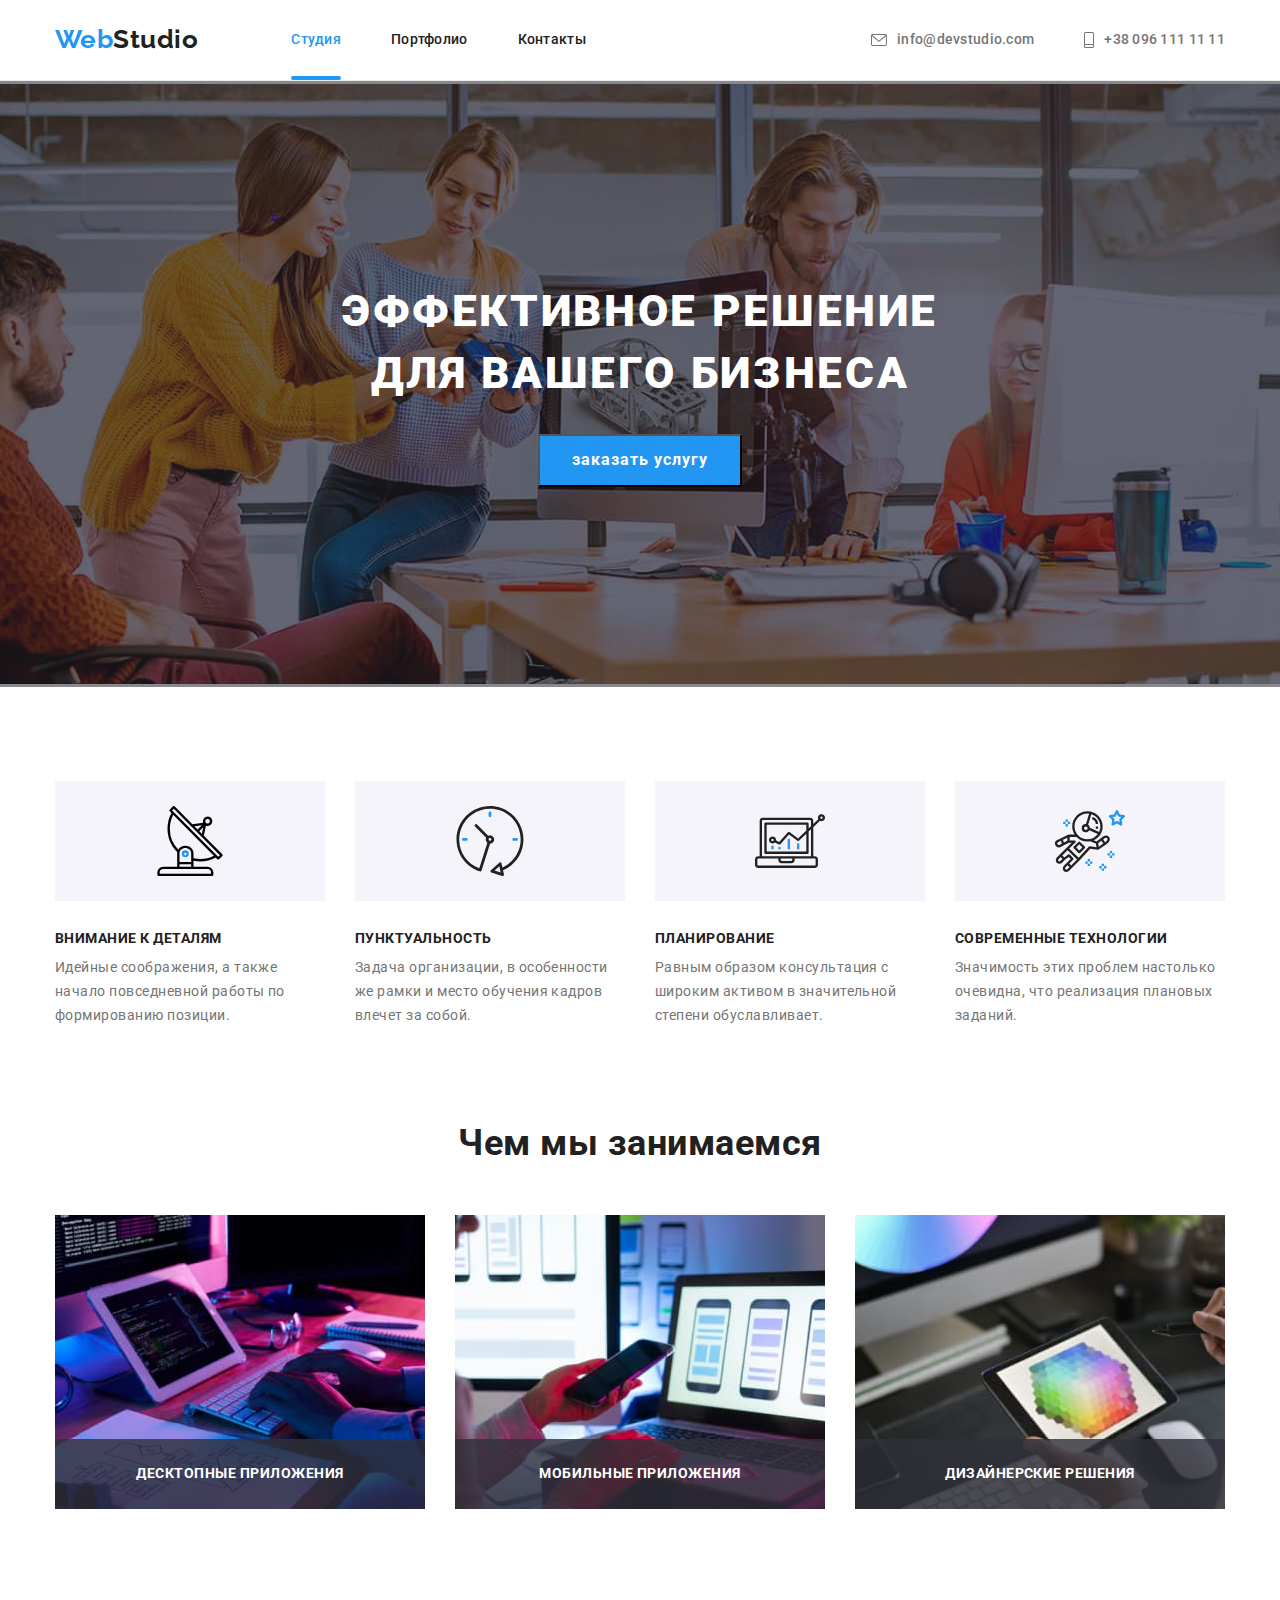
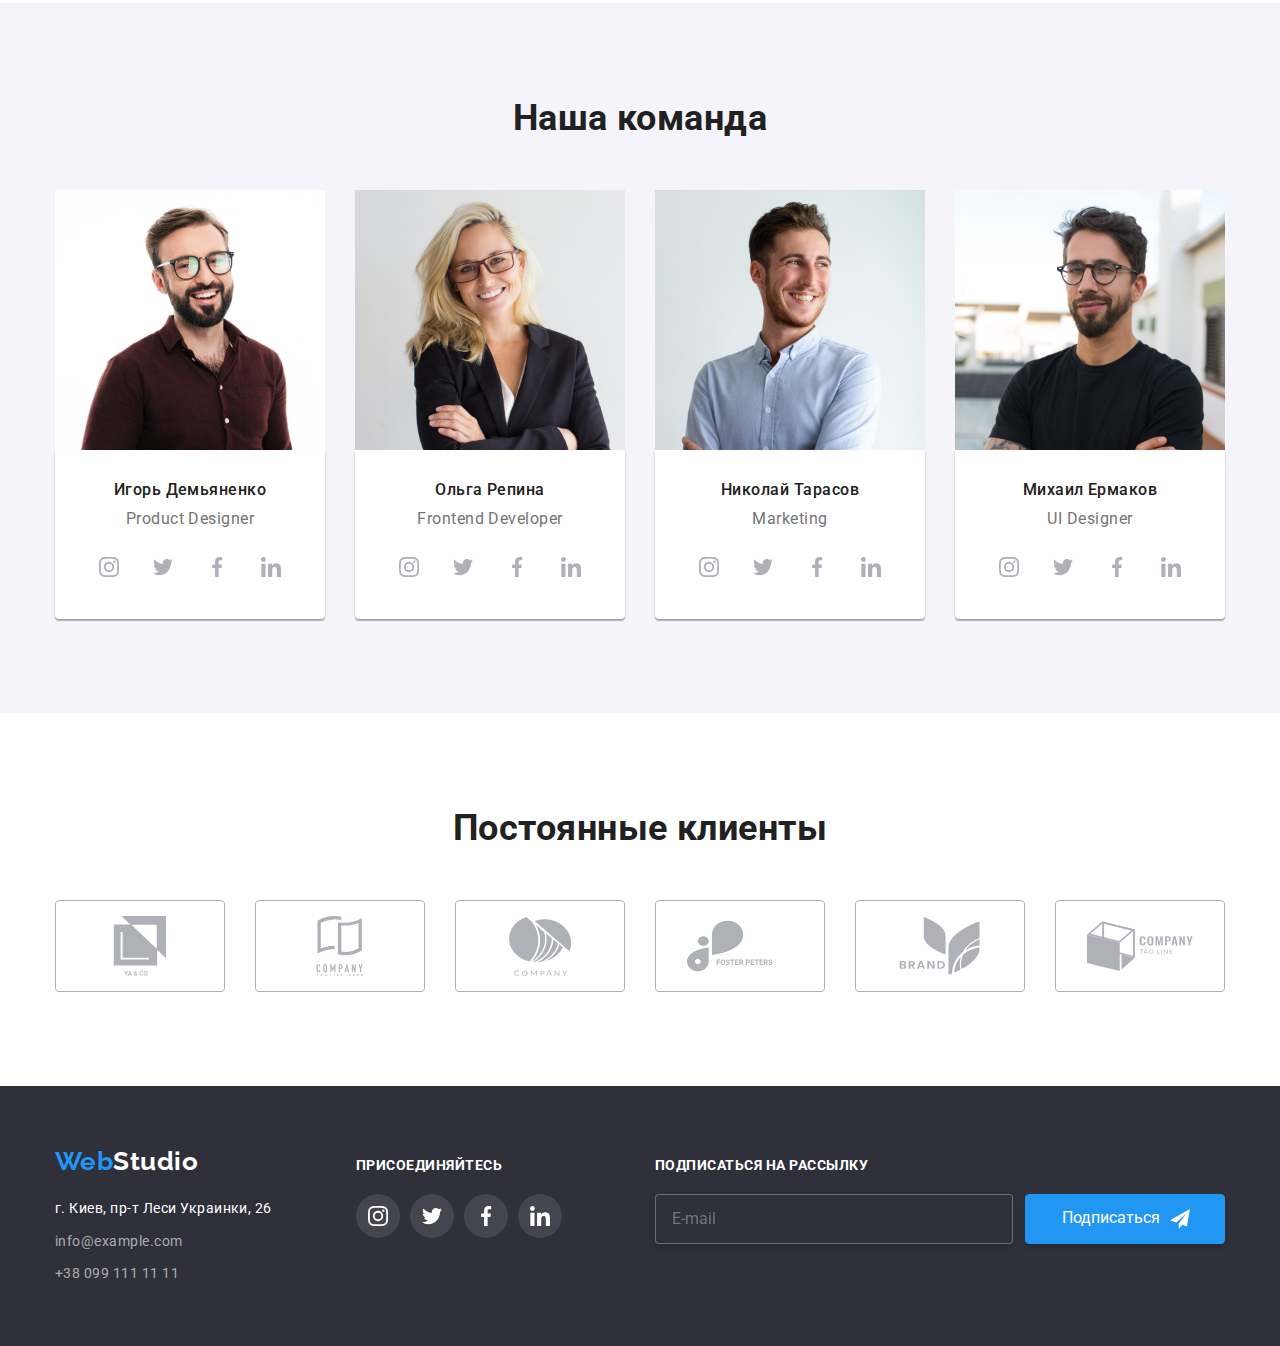
<file: index.html>
<!DOCTYPE html>
<html lang="en">
  <head>
    <meta charset="UTF-8" />
    <meta http-equiv="X-UA-Compatible" content="IE=edge" />
    <meta name="WebStudio" content="effective solution for your busines" />
    <title>WebStudio</title>
    <link
      href="https://fonts.googleapis.com/css2?family=Raleway:wght@700&family=Roboto:wght@400;500;700;900&display=swap"
      rel="stylesheet"
    />
    <link
      rel="stylesheet"
      href="https://cdnjs.cloudflare.com/ajax/libs/modern-normalize/1.1.0/modern-normalize.min.css"
    />
    <link rel="stylesheet" href="./css/main.min.css" />
  </head>

  <!--Body-->

  <body>
    <!--Header-->
    <header class="nav">
      <div class="container main__nav">
        <a href="./index.html" class="nav__logo"
          ><span class="span__logo">Web</span>Studio
        </a>
        <nav class="header__nav">
          <ul class="nav__list">
            <li class="nav__item current">
              <a href="" class="nav__link current">Студия</a>
            </li>
            <li class="nav__item">
              <a href="./portfolio.html" class="nav__link">Портфолио</a>
            </li>
            <li class="nav__item">
              <a href="" class="nav__link">Контакты</a>
            </li>
          </ul>
        </nav>

        <!--Contact-->

        <ul class="contact__list ">
          <li class="contact__item">
            <a href="mailto:info@devstudio.com" class="contact__link">
              <svg class="icon__contact" width="16" height="12">
                <use href="./images/icons.svg#icon-envelope"></use>
              </svg>
              info@devstudio.com
            </a>
          </li>
          <li class="contact__item">
            <a href="tel:+380961111111" class="contact__link">
              <svg class="icon__contact" width="10" height="16">
                <use href="./images/icons.svg#icon-Vector"></use>
              </svg>
              +38 096 111 11 11
            </a>
          </li>
        </ul>
      </div>
    </header>

    <!--Main-->
    <main>
      <!--Hero-->
      <section class="hero">
        <div class="container">
          <h1 class="hero__title">Эффективное решение для вашего бизнеса</h1>
          <!--Button-->
          <button type="button" class="hero__button" data-modal-open>
            заказать услугу
          </button>
        </div>
      </section>

      <!--Advantages-->
      <section class="advantages section no__padding">
        <div class="container">
          <ul class="advantages__list">
            <li class="advantages__item">
              <div class="adv__wrap">
                <svg class="advantages__icon" width="70" height="70">
                  <use href="./images/icons.svg#icon-antenna"></use>
                </svg>
              </div>

              <h3 class="advantages__title">Внимание к деталям</h3>
              <p class="advantages__text">
                Идейные соображения, а также начало повседневной работы по
                формированию позиции.
              </p>
            </li>

            <li class="advantages__item">
              <div class="adv__wrap">
                <svg class="advantages__icon" width="70" height="70">
                  <use href="./images/icons.svg#icon-clock"></use>
                </svg>
              </div>
              <h3 class="advantages__title">Пунктуальность</h3>
              <p class="advantages__text">
                Задача организации, в особенности же рамки и место обучения
                кадров влечет за собой.
              </p>
            </li>

            <li class="advantages__item">
              <div class="adv__wrap">
                <svg class="advantages__icon" width="70" height="70">
                  <use href="./images/icons.svg#icon-diagram"></use>
                </svg>
              </div>
              <h3 class="advantages__title">Планирование</h3>
              <p class="advantages__text">
                Равным образом консультация с широким активом в значительной
                степени обуславливает.
              </p>
            </li>

            <li class="advantages__item">
              <div class="adv__wrap">
                <svg class="advantages__icon" width="70" height="70">
                  <use href="./images/icons.svg#icon-astronaut"></use>
                </svg>
              </div>
              <h3 class="advantages__title">Современные технологии</h3>
              <p class="advantages__text">
                Значимость этих проблем настолько очевидна, что реализация
                плановых заданий.
              </p>
            </li>
          </ul>
        </div>
      </section>

      <!--Description-->
      <section class="description section">
        <div class="container">
          <h2 class="description__title">Чем мы занимаемся</h2>
          <ul class="description__list">
            <!--programmer-->
            <li class="description__item">
              <img
                src="./images/programer.jpg"
                alt="programer-working"
                width="370"
                height="294"
              />
              <h3 class="about__img">Десктопные приложения</h3>
            </li>

            <li class="description__item">
              <!--web-ui-designers-->
              <img
                src="./images/web-ui-designers.jpg"
                alt="designers-are-developing"
                width="370"
                height="294"
              />
              <h3 class="about__img">Мобильные приложения</h3>
            </li>

            <li class="description__item">
              <!--creativ-artists-->
              <img
                src="./images/creativ-artists.jpg"
                alt="creative-artist-with-working-color-selection"
                width="370"
                height="294"
              />
              <h3 class="about__img">Дизайнерские решения</h3>
            </li>
          </ul>
        </div>
      </section>

      <!--Crewmember-->
      <section class="crewmember section">
        <div class="container">
          <h2 class="crew__title">Наша команда</h2>
          <ul class="crewmember__list">
            <!--productdesigner-->
            <li class="crew__item">
              <img
                src="./images/productdesigner.jpg"
                alt="product-designer"
                width="270"
                height="260"
                class="cre-img"
              />
              <div class="crew__card">
                <h3 class="crew__name">Игорь Демьяненко</h3>
                <p class="crew__position">Product Designer</p>
                <ul class="social__list">
                  <li class="social__item">
                    <a
                      href=""
                      class="crew__link"
                      target="_blank"
                      rel="nooper noreferrer"
                    >
                      <svg class="icon__inst" width="20" height="20">
                        <use href="./images/icons.svg#icon-instagram"></use>
                      </svg>
                    </a>
                  </li>
                  <li class="social__item">
                    <a
                      href=""
                      class="crew__link"
                      target="_blank"
                      rel="nooper noreferrer"
                    >
                      <svg class="icon__twit" width="20" height="20">
                        <use href="./images/icons.svg#icon-twitter"></use>
                      </svg>
                    </a>
                  </li>
                  <li class="social__item">
                    <a
                      href=""
                      class="crew__link"
                      target="_blank"
                      rel="nooper noreferrer"
                    >
                      <svg class="icon__face" width="20" height="20">
                        <use href="./images/icons.svg#icon-facebook"></use>
                      </svg>
                    </a>
                  </li>
                  <li class="social__item">
                    <a
                      href=""
                      class="crew__link"
                      target="_blank"
                      rel="nooper noreferrer"
                    >
                      <svg class="icon__link" width="20" height="20">
                        <use href="./images/icons.svg#icon-linkedin"></use>
                      </svg>
                    </a>
                  </li>
                </ul>
              </div>
            </li>

            <!--Frontend-->
            <li class="crew__item">
              <img
                src="./images/frontend.jpg"
                alt="frontend"
                width="270"
                height="260"
              />
              <div class="crew__card">
                <h3 class="crew__name">Ольга Репина</h3>
                <p class="crew__position">Frontend Developer</p>
                <ul class="social__list">
                  <li class="social__item">
                    <a
                      href=""
                      class="crew__link"
                      target="_blank"
                      rel="nooper noreferrer"
                    >
                      <svg class="icon__inst" width="20" height="20">
                        <use href="./images/icons.svg#icon-instagram"></use>
                      </svg>
                    </a>
                  </li>
                  <li class="social__item">
                    <a
                      href=""
                      class="crew__link"
                      target="_blank"
                      rel="nooper noreferrer"
                    >
                      <svg class="icon__twit" width="20" height="20">
                        <use href="./images/icons.svg#icon-twitter"></use>
                      </svg>
                    </a>
                  </li>
                  <li class="social__item">
                    <a
                      href=""
                      class="crew__link"
                      target="_blank"
                      rel="nooper noreferrer"
                    >
                      <svg class="icon__face" width="20" height="20">
                        <use href="./images/icons.svg#icon-facebook"></use>
                      </svg>
                    </a>
                  </li>
                  <li class="social__item">
                    <a
                      href=""
                      class="crew__link"
                      target="_blank"
                      rel="nooper noreferrer"
                    >
                      <svg class="icon__link" width="20" height="20">
                        <use href="./images/icons.svg#icon-linkedin"></use>
                      </svg>
                    </a>
                  </li>
                </ul>
              </div>
            </li>

            <!--Marketing-->
            <li class="crew__item">
              <img
                src="./images/marketing.jpg"
                alt="marketing"
                width="270"
                height="260"
              />
              <div class="crew__card">
                <h3 class="crew__name">Николай Тарасов</h3>
                <p class="crew__position">Marketing</p>
                <ul class="social__list">
                  <li class="social__item">
                    <a
                      href=""
                      class="crew__link"
                      target="_blank"
                      rel="nooper noreferrer"
                    >
                      <svg class="icon__inst" width="20" height="20">
                        <use href="./images/icons.svg#icon-instagram"></use>
                      </svg>
                    </a>
                  </li>
                  <li class="social__item">
                    <a
                      href=""
                      class="crew__link"
                      target="_blank"
                      rel="nooper noreferrer"
                    >
                      <svg class="icon__twit" width="20" height="20">
                        <use href="./images/icons.svg#icon-twitter"></use>
                      </svg>
                    </a>
                  </li>
                  <li class="social__item">
                    <a
                      href=""
                      class="crew__link"
                      target="_blank"
                      rel="nooper noreferrer"
                    >
                      <svg class="icon__face" width="20" height="20">
                        <use href="./images/icons.svg#icon-facebook"></use>
                      </svg>
                    </a>
                  </li>
                  <li class="social__item">
                    <a
                      href=""
                      class="crew__link"
                      target="_blank"
                      rel="nooper noreferrer"
                    >
                      <svg class="icon__link" width="20" height="20">
                        <use href="./images/icons.svg#icon-linkedin"></use>
                      </svg>
                    </a>
                  </li>
                </ul>
              </div>
            </li>

            <!--UlDesigner-->
            <li class="crew__item">
              <img
                src="./images/uldesigner.jpg"
                alt="ul-designer"
                width="270"
                height="260"
              />
              <div class="crew__card">
                <h3 class="crew__name">Михаил Ермаков</h3>
                <p class="crew__position">UI Designer</p>
                <ul class="social__list">
                  <li class="social__item">
                    <a
                      href=""
                      class="crew__link"
                      target="_blank"
                      rel="nooper noreferrer"
                    >
                      <svg class="icon__inst" width="20" height="20">
                        <use href="./images/icons.svg#icon-instagram"></use>
                      </svg>
                    </a>
                  </li>
                  <li class="social__item">
                    <a
                      href=""
                      class="crew__link"
                      target="_blank"
                      rel="nooper noreferrer"
                    >
                      <svg class="icon__twit" width="20" height="20">
                        <use href="./images/icons.svg#icon-twitter"></use>
                      </svg>
                    </a>
                  </li>
                  <li class="social__item">
                    <a
                      href=""
                      class="crew__link"
                      target="_blank"
                      rel="nooper noreferrer"
                    >
                      <svg class="icon__face" width="20" height="20">
                        <use href="./images/icons.svg#icon-facebook"></use>
                      </svg>
                    </a>
                  </li>
                  <li class="social__item">
                    <a
                      href=""
                      class="crew__link"
                      target="_blank"
                      rel="nooper noreferrer"
                    >
                      <svg class="icon__link" width="20" height="20">
                        <use href="./images/icons.svg#icon-linkedin"></use>
                      </svg>
                    </a>
                  </li>
                </ul>
              </div>
            </li>
          </ul>
        </div>
      </section>

      <!--clients-->
      <section class="clients section">
        <div class="container">
          <h2 class="clients__title">Постоянные клиенты</h2>

          <ul class="box__list">
            <li class="box__item">
              <a
                href=""
                class="client__link"
                target="_blank"
                rel="nooper noreferrer"
              >
                <svg class="icon__company" width="106" height="60">
                  <use href="./images/icons.svg#icon-company1"></use>
                </svg>
              </a>
            </li>

            <li class="box__item">
              <a
                href=""
                class="client__link"
                target="_blank"
                rel="nooper noreferrer"
              >
                <svg class="icon__company" width="106" height="60">
                  <use href="./images/icons.svg#icon-company2"></use>
                </svg>
              </a>
            </li>
            <li class="box__item">
              <a
                href=""
                class="client__link"
                target="_blank"
                rel="nooper noreferrer"
              >
                <svg class="icon__company" width="106" height="60">
                  <use href="./images/icons.svg#icon-company3"></use>
                </svg>
              </a>
            </li>
            <li class="box__item">
              <a
                href=""
                class="client__link"
                target="_blank"
                rel="nooper noreferrer"
              >
                <svg class="icon__company" width="106px" height="60px">
                  <use href="./images/icons.svg#icon-company4"></use>
                </svg>
              </a>
            </li>
            <li class="box__item">
              <a
                href=""
                class="client__link"
                target="_blank"
                rel="nooper noreferrer"
              >
                <svg class="icon__company" width="106" height="60">
                  <use href="./images/icons.svg#icon-company5"></use>
                </svg>
              </a>
            </li>
            <li class="box__item">
              <a
                href=""
                class="client__link"
                target="_blank"
                rel="nooper noreferrer"
              >
                <svg class="icon__company" width="106" height="60">
                  <use href="./images/icons.svg#icon-company6"></use>
                </svg>
              </a>
            </li>
          </ul>
        </div>
      </section>
    </main>
    <!--Footer-->
    <footer class="footer">
      <div class="container footer__content">
        <div class="footer__wrap">
          <a href="./index.html" class="logo"
            ><span class="span__logo">Web</span>Studio
          </a>
          <address>
            <ul class="address__list">
              <li class="address__item">
                <a
                  href="https://www.google.pl/maps/place/%D0%B1%D1%83%D0%BB.+%D0%9B%D0%B5%D1%81%D0%B8+%D0%A3%D0%BA%D1%80%D0%B0%D0%B8%D0%BD%D0%BA%D0%B8,+26,+%D0%9A%D0%B8%D0%B5%D0%B2,+%D0%A3%D0%BA%D1%80%D0%B0%D0%B8%D0%BD%D0%B0,+02000/@50.4265841,30.5361971,17z/data=!3m1!4b1!4m5!3m4!1s0x40d4cf0e033ecbe9:0x57a4dffefec77da0!8m2!3d50.4265807!4d30.5383858"
                  target="_blank"
                  rel="nooper noreferrer"
                  class="footer__link"
                >
                  г. Киев, пр-т Леси Украинки, 26
                </a>
              </li>

              <li class="address__item">
                <a href="mailto:info@example.com" class="footer__contact">
                  info@example.com
                </a>
              </li>

              <li class="address__item">
                <a href="tel:tel:+380991111111" class="footer__contact">
                  +38 099 111 11 11
                </a>
              </li>
            </ul>
          </address>
        </div>
<!------Join------>
        <div class="join__box">
          <h3 class="join__title">присоединяйтесь</h3>
          <ul class="join__list">
            <li class="join__item">
              <a
                href=""
                class="join__link"
                target="_blank"
                rel="nooper noreferrer"
              >
                <svg class="icon__inst" width="20" height="20">
                  <use href="./images/icons.svg#icon-instagram"></use>
                </svg>
              </a>
            </li>
            <li class="join__item">
              <a
                href=""
                class="join__link"
                target="_blank"
                rel="nooper noreferrer"
              >
                <svg class="icon__twit" width="20" height="20">
                  <use href="./images/icons.svg#icon-twitter"></use>
                </svg>
              </a>
            </li>
            <li class="join__item">
              <a
                href=""
                class="join__link"
                target="_blank"
                rel="nooper noreferrer"
              >
                <svg class="icon__face" width="20" height="20">
                  <use href="./images/icons.svg#icon-facebook"></use>
                </svg>
              </a>
            </li>
            <li class="join__item">
              <a
                href=""
                class="join__link"
                target="_blank"
                rel="nooper noreferrer"
              >
                <svg class="icon__link" width="20" height="20">
                  <use href="./images/icons.svg#icon-linkedin"></use>
                </svg>
              </a>
            </li>
          </ul>
        </div>
<!--------Subscribe_section-->
        <div class="subscribe__section">
          <h3 class="subscribe__title">подписаться на рассылку</h3>

          <form class="speaker__form">
            <div class="button__form">
              <input
                type="email"
                name="mail"
                id="mail"
                placeholder="E-mail"
                class="subscribe__input"
              />
              <button class="subscribe__button">
                Подписаться
                <svg class="svg__send" width="24" height="24">
                  <use href="./images/icons.svg#icon-icon-send"></use>
                </svg>
              </button>
            </div>
          </form>
        </div>
      </div>
    </footer>
<!-----Backdrop-->
    <div class="backdrop is-hidden" data-modal>
      <div class="modal__window">
        <button class="button__close" data-modal-close>
          <svg class="icon__close" width="18" height="18">
            <use href="./images/close-black1.svg#icon-close-black"></use>
          </svg>
        </button>

        <h2 class="window__title">Оставьте свои данные, мы вам перезвоним</h2>
        <form class="fieldset">
          <label class="form__field" for="form-name">Имя</label>
          <div class="form__wrap">
            <input
              class="form__input"
              type="text"
              name="form-name"
              id="form-name"
            />
            <svg class="form__icon" width="12" height="12">
              <use href="./images/icons.svg#icon-personal"></use>
            </svg>
          </div>

          <label class="form__field" for="form-tel">Телефон</label>
          <div class="form__wrap">
            <input
              class="form__input"
              type="tel"
              name="form-tel"
              id="form-tel"
            />
            <svg class="form__icon" width="13" height="13">
              <use href="./images/icons.svg#icon-phone"></use>
            </svg>
          </div>

          <label class="form__field" for="form-email">Почта</label>
          <div class="form__wrap">
            <input
              class="form__input"
              type="email"
              name="form-email"
              id="form-email"
            />
            <svg class="form__icon" width="15" height="12">
              <use href="./images/icons.svg#icon-form-envelope"></use>
            </svg>
          </div>

          <label class="form__field" for="form-comment">Комментарий</label>
          <div class="comment__wrapper">
            <textarea
              name="form-comment"
              id="form-comment"
              rows="7"
              placeholder="Введите текст"
              class="form__comment"
            ></textarea>
          </div>

          <div class="checkbox__wrap">
            <input
              class="form__checkbox"
              type="checkbox"
              name="form-checkbox"
              id="form-checkbox"
            />
            <label class="checkbox__text" for="form-checkbox">
              <svg class="checkbox__icon" width="16" height="15">
                <use href="./images/icons.svg#icon-form-confirm"></use>
              </svg>
              <span>
                Соглашаюсь с рассылкой и принимаю
                <a class="checkbox__link" href="">Условия договора</a></span
              >
            </label>
          </div>
          <button class="form__button" type="submit">Отправить</button>
        </form>
      </div>
    </div>
    <script src="./js/modal.js"></script>
  </body>
</html>
</file>
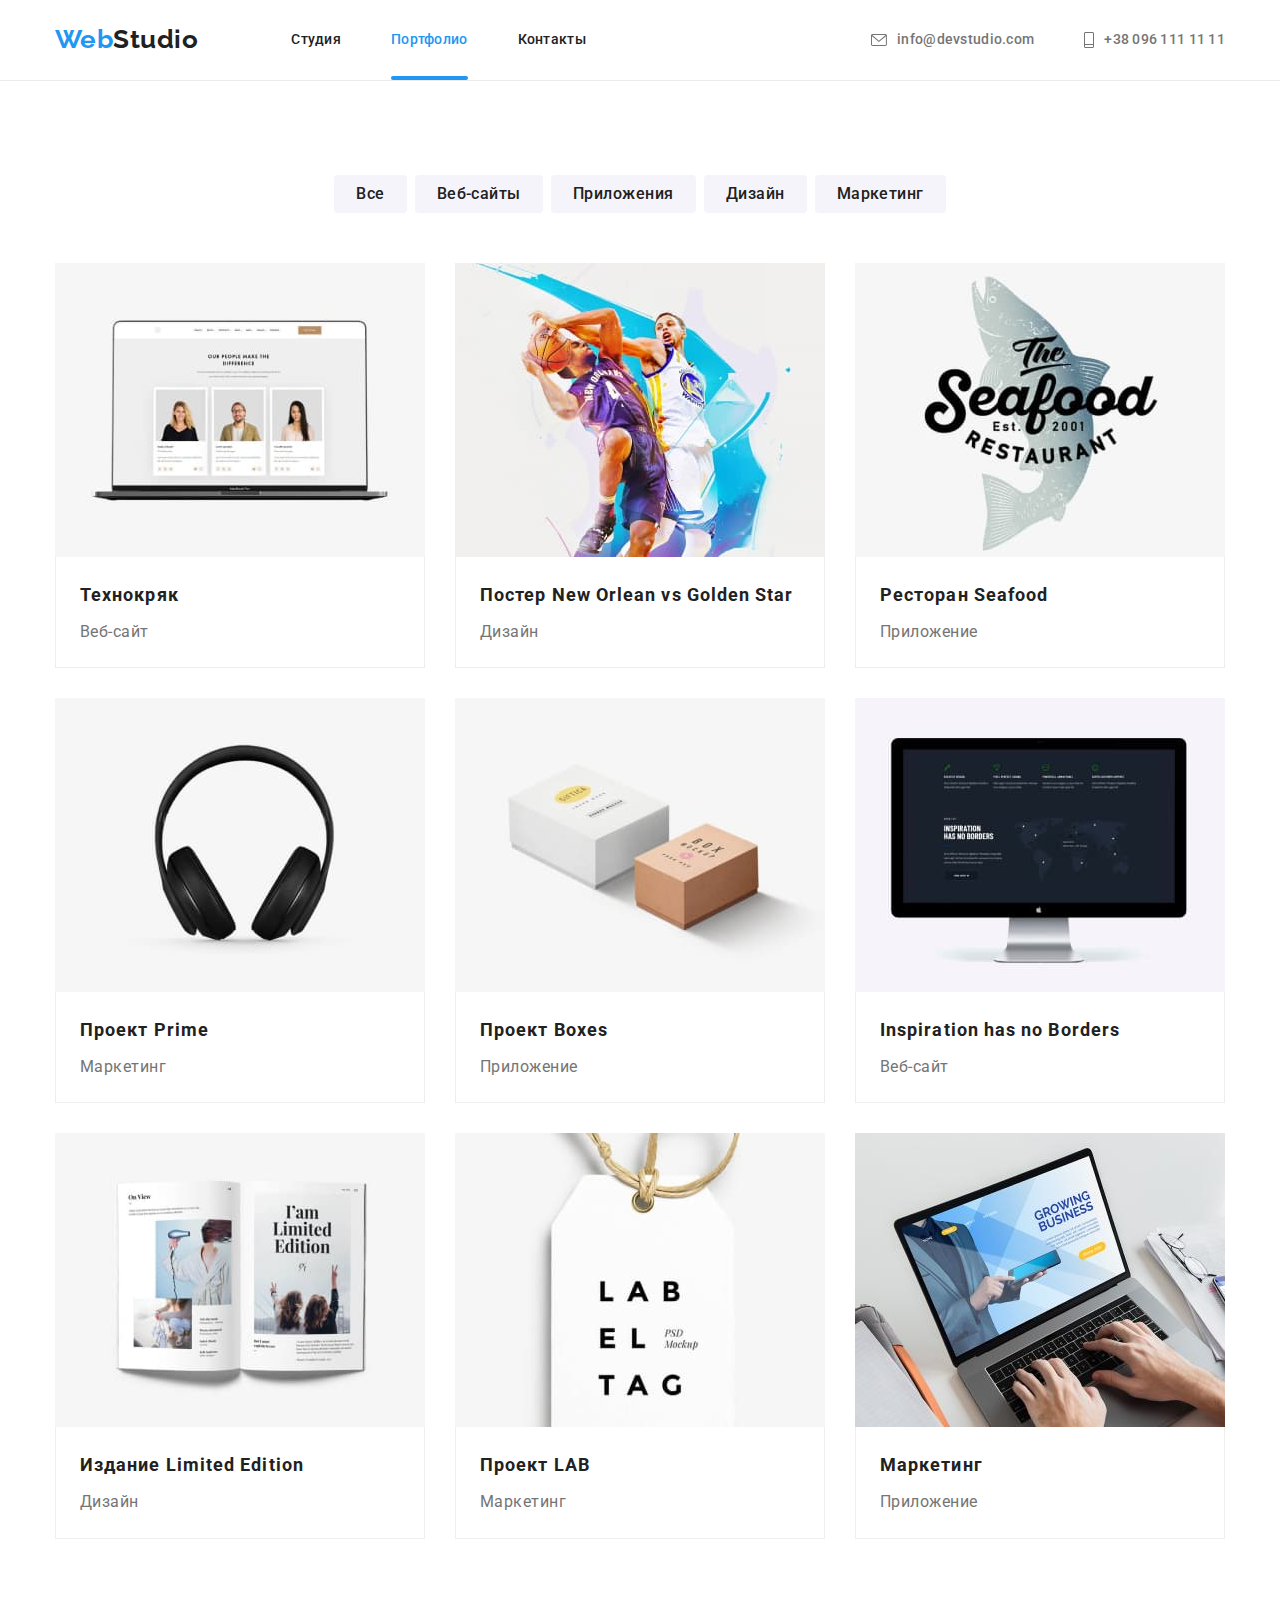
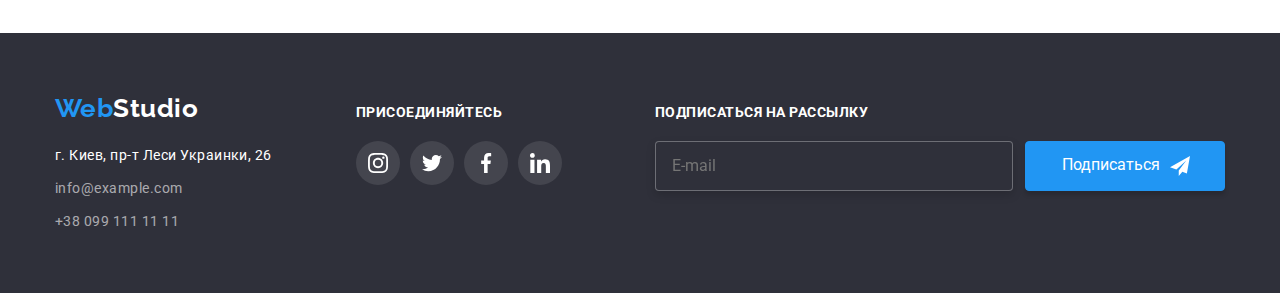
<file: portfolio.html>
<!DOCTYPE html>
<html lang="en">
  <head>
    <meta charset="UTF-8" />
    <meta http-equiv="X-UA-Compatible" content="IE=edge" />
    <meta name="viewport" content="width=device-width, initial-scale=1.0" />
    <title>Portfolio</title>
    <link
      href="https://fonts.googleapis.com/css2?family=Raleway:wght@700&family=Roboto:wght@400;500;700;900&display=swap"
      rel="stylesheet"
    />
    <link
      rel="stylesheet"
      href="https://cdnjs.cloudflare.com/ajax/libs/modern-normalize/1.1.0/modern-normalize.min.css"
    />
    <link rel="stylesheet" href="./css/main.min.css" />
  </head>
  <body>
    <!--Header-->
    <header class="nav">
      <div class="container main__nav">
        <a href="./index.html" class="nav__logo"
          ><span class="span__logo">Web</span>Studio
        </a>
        <nav class="header__nav">
          <ul class="nav__list">
            <li class="nav__item">
              <a href="./index.html" class="nav__link">Студия</a>
            </li>
            <li class="nav__item">
              <a href="./portfolio.html" class="nav__link current">Портфолио</a>
            </li>
            <li class="nav__item">
              <a href="" class="nav__link">Контакты</a>
            </li>
          </ul>
        </nav>

        <!--Contact-->

        <ul class="contact__list">
          <li class="contact__item">
            <a href="mailto:info@devstudio.com" class="contact__link">
              <svg class="icon__contact" width="16" height="12">
                <use href="./images/icons.svg#icon-envelope"></use>
              </svg>
              info@devstudio.com
            </a>
          </li>
          <li class="contact__item">
            <a href="tel:+380961111111" class="contact__link">
              <svg class="icon__contact" width="10" height="16">
                <use href="./images/icons.svg#icon-Vector"></use>
              </svg>
              +38 096 111 11 11
            </a>
          </li>
        </ul>
      </div>
    </header>

    <!--buttons-filter-->

    <!--Main-->
    <main>
      <section class="general section">
        <div class="container">
          <ul class="button__list">
            <li>
              <button type="button" class="button__link">Все</button>
            </li>
            <li>
              <button type="button" class="button__link">Веб-сайты</button>
            </li>
            <li>
              <button type="button" class="button__link">Приложения</button>
            </li>
            <li>
              <button type="button" class="button__link btn-text">
                Дизайн
              </button>
            </li>
            <li>
              <button type="button" class="button__link">Маркетинг</button>
            </li>
          </ul>
          <!---------Portfolio-list-->
          <ul class="portfolio__list">
            <!--Технокряк-->
            <li class="portfolio__item">
              <a href="" class="portfolio__link">
                <div class="portfolio__wrap">
                  <img
                    src="./images/portfolio/tekhno.jpg"
                    width="370"
                    alt="computer with pictures"
                  />
                  <p class="hiden__text">
                    Ресурс предлагает комплексные предложения с разным уровнем
                    функционала и сервисов. Все это позволит посетителю получить
                    исчерпывающие сведения о компании или частном лице.
                  </p>
                </div>
                <div class="portfolio__card">
                  <h2 class="portfolio__title">Технокряк</h2>
                  <p class="portfolio__text">Веб-сайт</p>
                </div>
              </a>
            </li>

            <!--Постер New Orlean vs Golden Star-->
            <li class="portfolio__item">
              <a href="" class="portfolio__link">
                <div class="portfolio__wrap">
                  <img
                    src="./images/portfolio/new-orlean.jpg"
                    width="370"
                    alt="basketball players"
                  />
                  <p class="hiden__text">
                    Ресурс предлагает комплексные предложения с разным уровнем
                    функционала и сервисов. Все это позволит посетителю получить
                    исчерпывающие сведения о компании или частном лице.
                  </p>
                </div>

                <div class="portfolio__card">
                  <h2 class="portfolio__title">
                    Постер New Orlean vs Golden Star
                  </h2>
                  <p class="portfolio__text">Дизайн</p>
                </div>
              </a>
            </li>

            <!--Ресторан Seafood-->
            <li class="portfolio__item">
              <a href="" class="portfolio__link">
                <div class="portfolio__wrap">
                  <img
                    src="./images/portfolio/seafood.jpg"
                    width="370"
                    alt="sea food restaurant sign"
                  />
                  <p class="hiden__text">
                    Ресурс предлагает комплексные предложения с разным уровнем
                    функционала и сервисов. Все это позволит посетителю получить
                    исчерпывающие сведения о компании или частном лице.
                  </p>
                </div>
                <div class="portfolio__card">
                  <h2 class="portfolio__title">Ресторан Seafood</h2>
                  <p class="portfolio__text">Приложение</p>
                </div>
              </a>
            </li>

            <!--Проект Prime-->
            <li class="portfolio__item">
              <a href="" class="portfolio__link">
                <div class="portfolio__wrap">
                  <img
                    src="./images/portfolio/prime.jpg"
                    width="370"
                    alt="black headphones"
                  />
                  <p class="hiden__text">
                    Ресурс предлагает комплексные предложения с разным уровнем
                    функционала и сервисов. Все это позволит посетителю получить
                    исчерпывающие сведения о компании или частном лице.
                  </p>
                </div>
                <div class="portfolio__card">
                  <h2 class="portfolio__title">Проект Prime</h2>
                  <p class="portfolio__text">Маркетинг</p>
                </div>
              </a>
            </li>

            <!--Проект Boxes-->
            <li class="portfolio__item">
              <a href="" class="portfolio__link">
                <div class="portfolio__wrap">
                  <img
                    src="./images/portfolio/boxes.jpg"
                    width="370"
                    alt="white and brown boxes"
                  />
                  <p class="hiden__text">
                    Ресурс предлагает комплексные предложения с разным уровнем
                    функционала и сервисов. Все это позволит посетителю получить
                    исчерпывающие сведения о компании или частном лице.
                  </p>
                </div>
                <div class="portfolio__card">
                  <h2 class="portfolio__title">Проект Boxes</h2>
                  <p class="portfolio__text">Приложение</p>
                </div>
              </a>
            </li>

            <!--Inspiration has no Borders-->
            <li class="portfolio__item">
              <a href="" class="portfolio__link">
                <div class="portfolio__wrap">
                  <img
                    src="./images/portfolio/borders.jpg"
                    width="370"
                    alt="computer monitor"
                  />
                  <p class="hiden__text">
                    Ресурс предлагает комплексные предложения с разным уровнем
                    функционала и сервисов. Все это позволит посетителю получить
                    исчерпывающие сведения о компании или частном лице.
                  </p>
                </div>
                <div class="portfolio__card">
                  <h2 class="portfolio__title">Inspiration has no Borders</h2>
                  <p class="portfolio__text">Веб-сайт</p>
                </div>
              </a>
            </li>

            <!--Издание Limited Edition-->
            <li class="portfolio__item">
              <a href="" class="portfolio__link">
                <div class="portfolio__wrap">
                  <img
                    src="./images/portfolio/edition.jpg"
                    width="370"
                    alt="open book"
                  />
                  <p class="hiden__text">
                    Ресурс предлагает комплексные предложения с разным уровнем
                    функционала и сервисов. Все это позволит посетителю получить
                    исчерпывающие сведения о компании или частном лице.
                  </p>
                </div>
                <div class="portfolio__card">
                  <h2 class="portfolio__title">Издание Limited Edition</h2>
                  <p class="portfolio__text">Дизайн</p>
                </div>
              </a>
            </li>

            <!--Проект LAB-->
            <li class="portfolio__item">
              <a href="" class="portfolio__link">
                <div class="portfolio__wrap">
                  <img src="./images/portfolio/lab.jpg" width="370" alt="tag" />
                  <p class="hiden__text">
                    Ресурс предлагает комплексные предложения с разным уровнем
                    функционала и сервисов. Все это позволит посетителю получить
                    исчерпывающие сведения о компании или частном лице.
                  </p>
                </div>
                <div class="portfolio__card">
                  <h2 class="portfolio__title">Проект LAB</h2>
                  <p class="portfolio__text">Маркетинг</p>
                </div>
              </a>
            </li>

            <!--Growing Business-->
            <li class="portfolio__item">
              <a href="" class="portfolio__link">
                <div class="portfolio__wrap">
                  <img
                    src="./images/portfolio/business.jpg"
                    width="370"
                    alt="laptop work"
                  />
                  <p class="hiden__text">
                    Ресурс предлагает комплексные предложения с разным уровнем
                    функционала и сервисов. Все это позволит посетителю получить
                    исчерпывающие сведения о компании или частном лице.
                  </p>
                </div>
                <div class="portfolio__card">
                  <h2 class="portfolio__title">Маркетинг</h2>
                  <p class="portfolio__text">Приложение</p>
                </div>
              </a>
            </li>
          </ul>
        </div>
      </section>
    </main>
    <!--Footer-->
    <footer class="footer">
      <div class="container footer__content">
        <div class="footer__wrap">
          <a href="./index.html" class="logo"
            ><span class="span__logo">Web</span>Studio
          </a>
          <address>
            <ul class="address__list">
              <li class="address__item">
                <a
                  href="https://www.google.pl/maps/place/%D0%B1%D1%83%D0%BB.+%D0%9B%D0%B5%D1%81%D0%B8+%D0%A3%D0%BA%D1%80%D0%B0%D0%B8%D0%BD%D0%BA%D0%B8,+26,+%D0%9A%D0%B8%D0%B5%D0%B2,+%D0%A3%D0%BA%D1%80%D0%B0%D0%B8%D0%BD%D0%B0,+02000/@50.4265841,30.5361971,17z/data=!3m1!4b1!4m5!3m4!1s0x40d4cf0e033ecbe9:0x57a4dffefec77da0!8m2!3d50.4265807!4d30.5383858"
                  target="_blank"
                  rel="nooper noreferrer"
                  class="footer__link"
                >
                  г. Киев, пр-т Леси Украинки, 26
                </a>
              </li>

              <li class="address__item">
                <a href="mailto:info@example.com" class="footer__contact">
                  info@example.com
                </a>
              </li>

              <li class="address__item">
                <a href="tel:tel:+380991111111" class="footer__contact">
                  +38 099 111 11 11
                </a>
              </li>
            </ul>
          </address>
        </div>
        <!--Join------->
        <div class="join__box">
          <h3 class="join__title">присоединяйтесь</h3>
          <ul class="join__list">
            <li class="join__item">
              <a href="" class="join__link">
                <svg class="icon__inst" width="20" height="20">
                  <use href="./images/icons.svg#icon-instagram"></use>
                </svg>
              </a>
            </li>
            <li class="join__item">
              <a href="" class="join__link">
                <svg class="icon__twit" width="20" height="20">
                  <use href="./images/icons.svg#icon-twitter"></use>
                </svg>
              </a>
            </li>
            <li class="join__item">
              <a href="" class="join__link">
                <svg class="icon__face" width="20" height="20">
                  <use href="./images/icons.svg#icon-facebook"></use>
                </svg>
              </a>
            </li>
            <li class="join__item">
              <a href="" class="join__link">
                <svg class="icon__link" width="20" height="20">
                  <use href="./images/icons.svg#icon-linkedin"></use>
                </svg>
              </a>
            </li>
          </ul>
        </div>
        <!------------Subscribe-section-->
        <div class="subscribe__section">
          <h3 class="subscribe__title">подписаться на рассылку</h3>

          <form class="speaker__form">
            <div class="button__form">
              <input
                type="email"
                name="mail"
                id="mail"
                placeholder="E-mail"
                class="subscribe__input"
              />
              <button class="subscribe__button">
                Подписаться
                <svg class="svg__send" width="24" height="24">
                  <use href="./images/icons.svg#icon-icon-send"></use>
                </svg>
              </button>
            </div>
          </form>
        </div>
      </div>
    </footer>
  </body>
</html>
</file>
<file: css/main.min.css>
body {
  color: #212121;
  font-family: "Roboto", sans-serif;
  letter-spacing: 0.03em;
}
img {
  display: block;
  max-width: 100%;
  height: auto;
}
button {
  cursor: pointer;
}
ul {
  list-style: none;
  padding: 0px;
  margin: 0px;
}
h1,
h2,
h3 {
  margin: 0;
}
p {
  margin: 0;
}
a {
  text-decoration: none;
}
.container {
  margin-left: auto;
  margin-right: auto;
  padding-left: 15px;
  padding-right: 15px;
  width: 1200px;
}
.section {
  padding-top: 94px;
  padding-bottom: 94px;
}
.color {
  background-color: #f5f4fa;
}
.icon__inst,
.icon__twit,
.icon__face,
.icon__link {
  fill: currentColor;
}
.icon__company {
  fill: currentColor;
}
.nav {
  background-color: #fff;
  border-bottom: 1px solid #ececec;
}
.main__nav {
  display: flex;
  align-items: center;
}
.nav__logo {
  color: #212121;
  font-family: "Raleway", sans-serif;
  font-weight: 700;
  font-size: 26px;
  line-height: 1.2;
  transition-property: color;
  transition: 250ms cubic-bezier(0.4, 0, 0.2, 1);
}
.nav__logo:hover,
.nav__logo:focus {
  color: #2196f3;
}
.span__logo {
  color: #2196f3;
}
.logo {
  display: block;
  margin-top: 0;
  margin-bottom: 20px;
  color: #fff;
  text-decoration: none;
  font-family: "Raleway", sans-serif;
  font-weight: 700;
  font-size: 26px;
  line-height: 1.2;
  transition-property: color;
  transition: 250ms cubic-bezier(0.4, 0, 0.2, 1);
}
.logo:hover,
.logo:focus {
  color: #2196f3;
}
.nav__list {
  display: flex;
  margin-left: 93px;
}
.nav__list .nav__item + .nav__item {
  margin-left: 50px;
}
.nav__link {
  display: block;
  padding-top: 32px;
  padding-bottom: 32px;
  color: #212121;
  text-decoration: none;
  font-weight: 500;
  font-size: 14px;
  line-height: 1.1;
  letter-spacing: 0.02em;
  transition-property: color;
  transition: 250ms cubic-bezier(0.4, 0, 0.2, 1);
}
.nav__link:hover,
.nav__link:focus {
  color: #2196f3;
}
.nav__link::after {
  content: "";
  display: block;
  width: 100%;
  height: 4px;
  border-radius: 2px;
  background-color: #2196f3;
  position: absolute;
  left: 0;
  bottom: 0px;
  opacity: 0;
  transition-property: opacity;
  transition: 250ms cubic-bezier(0.4, 0, 0.2, 1);
}
.nav__item {
  position: relative;
}
.current {
  color: #2196f3;
}
.current::after {
  opacity: 1;
}
.current:hover::after {
  opacity: 1;
}
.contact__list {
  display: flex;
  margin-left: auto;
  align-items: center;
}
.contact__list .contact__item + .contact__item {
  margin-left: 50px;
}
.icon__contact {
  margin-right: 10px;
}
.icon__contact {
  fill: currentColor;
}
.contact__link {
  display: flex;
  padding-top: 32px;
  padding-bottom: 32px;
  color: #757575;
  text-decoration: none;
  align-items: center;
  font-weight: 500;
  font-size: 14px;
  line-height: 1.14;
  letter-spacing: 0.02em;
  transition-property: color;
  transition: 250ms cubic-bezier(0.4, 0, 0.2, 1);
}
.contact__link:hover,
.contact__link:focus {
  color: #2196f3;
}
.hero {
  background-color: #c4c4c4;
  background-repeat: no-repeat;
  background-position: center;
  max-width: 1600px;
  margin-inline: auto;
  padding: 200px 0px;
  background-image: linear-gradient(
      to right,
      rgba(47, 48, 58, 0.4),
      rgba(47, 48, 58, 0.4)
    ),
    url(../images/header-background.jpg);
  text-align: center;
}
.hero__title {
  max-width: 696px;
  margin: auto;
  color: #fff;
  font-weight: 900;
  font-size: 44px;
  line-height: 1.4;
  letter-spacing: 0.06em;
  text-align: center;
  text-transform: uppercase;
}
.hero__button {
  background-color: #2196f3;
  color: #fff;
  padding: 10px 32px;
  margin-top: 30px;
  min-width: 200px;
  font-family: inherit;
  font-weight: 700;
  font-size: 16px;
  line-height: 1.8;
  align-items: center;
  letter-spacing: 0.06em;
  transition-property: background-color;
  transition: 250ms cubic-bezier(0.4, 0, 0.2, 1);
}
.hero__button:hover,
.hero__button:focus {
  background-color: #188ce8;
  color: #fff;
}
.advantages {
  background-color: #fff;
}
.no__padding {
  padding-bottom: 0;
}
.advantages__title {
  margin-bottom: 10px;
  font-weight: 700;
  font-size: 14px;
  line-height: 1.1;
  text-transform: uppercase;
}
.advantages__text {
  color: #757575;
  font-size: 14px;
  line-height: 1.7;
}
.advantages__list {
  display: flex;
  margin-right: -30px;
  margin-bottom: -30px;
}
.advantages__item {
  width: 270px;
  margin-right: 30px;
  margin-bottom: 30px;
}
.adv__wrap {
  width: 270px;
  height: 120px;
  display: flex;
  justify-content: center;
  align-items: center;
  margin-bottom: 30px;
  background-color: #f5f4fa;
}
.advantages__icon {
  display: block;
  background-color: #f5f4fa;
}
.description {
  background-color: #fff;
}
.description__title {
  margin-top: 0;
  margin-bottom: 50px;
  font-weight: 700;
  font-size: 36px;
  line-height: 1.2;
  text-align: center;
}
.description__list {
  display: flex;
  flex-wrap: wrap;
}
.description__item {
  position: relative;
  width: calc((100% - 60px) / 3);
  margin-right: 30px;
}
.description__item:nth-child(3n) {
  margin-right: 0;
}
.about__img {
  display: inline-flex;
  justify-content: center;
  align-items: center;
  width: 100%;
  height: 70px;
  color: #fff;
  font-weight: 700;
  font-size: 14px;
  line-height: 1.14;
  text-align: center;
  text-transform: uppercase;
  background-color: rgba(47, 48, 58, 0.8);
  position: absolute;
  bottom: 0px;
  right: 50%;
  transform: translate(50%);
}
.crewmember {
  background-color: #f5f4fa;
}
.crewmember__list {
  display: flex;
  flex-wrap: wrap;
}
.crew__item {
  width: calc((100% - 90px) / 4);
  margin-right: 30px;
  margin-bottom: 30px;
}
.crew__item:nth-child(4n) {
  margin-right: 0;
}
.crew__item:nth-last-child(-n + 4) {
  margin-bottom: 0;
}
.crew__card {
  margin-top: 0;
  padding-top: 30px;
  padding-bottom: 30px;
  box-shadow: 0px 1px 3px rgba(0, 0, 0, 0.12), 0px 1px 1px rgba(0, 0, 0, 0.14),
    0px 2px 1px rgba(0, 0, 0, 0.2);
  border-radius: 0px 0px 4px 4px;
  background-color: #fff;
}
.crew__title {
  margin-bottom: 50px;
  font-weight: 700;
  font-size: 36px;
  line-height: 1.2;
  text-align: center;
}
.crew__name {
  margin-top: 0;
  margin-bottom: 10px;
  font-weight: 500;
  font-size: 16px;
  line-height: 1.2;
  text-align: center;
}
.crew__position {
  color: #757575;
  font-size: 16px;
  line-height: 1.2;
  text-align: center;
}
.social__list {
  display: flex;
  list-style: none;
  justify-content: center;
  margin-top: 16px;
}
.social__item {
  width: 44px;
  height: 44px;
}
.social__item:not(:first-child) {
  margin-left: 10px;
}
.crew__link {
  display: flex;
  align-items: center;
  justify-content: center;
  border-radius: 50%;
  width: 100%;
  height: 100%;
  color: #afb1b8;
  transition-property: background-color, color;
  transition: 250ms cubic-bezier(0.4, 0, 0.2, 1);
}
.crew__link:hover,
.crew__link:focus {
  color: #fff;
  background-color: #2196f3;
}
.clients {
  background-color: #fff;
}
.clients__title {
  font-weight: 700;
  font-size: 36px;
  line-height: 1.2;
  text-align: center;
  margin-bottom: 50px;
}
.box__list {
  display: flex;
  justify-content: center;
  list-style: none;
}
.box__item {
  width: 170px;
  height: 92px;
  width: calc((100% - 150px) / 6);
  margin-right: 30px;
}
.box__item:nth-child(6n) {
  margin-right: 0;
}
.client__link {
  display: flex;
  align-items: center;
  justify-content: center;
  width: 100%;
  height: 100%;
  color: #afb1b8;
  border: 1px solid #afb1b8;
  border-radius: 4px;
  transition-property: border, color;
  transition: 250ms cubic-bezier(0.4, 0, 0.2, 1);
}
.client__link:hover,
.client__link:focus {
  color: #2196f3;
  border: 1px solid #2196f3;
}
.backdrop {
  position: fixed;
  top: 0;
  width: 100%;
  height: 100%;
  background-color: rgba(0, 0, 0, 0.2);
  transition-property: opacity, visibility;
  transition-duration: 250ms;
  transition-timing-function: cubic-bezier(0.4, 0, 0.2, 1);
}
.backdrop.is-hidden {
  visibility: hidden;
  opacity: 0;
  pointer-events: none;
}
.backdrop.is-hidden.modal__window {
  visibility: hidden;
  opacity: 0;
  transform: translate(-50%, -50%) scale(0.9);
}
.modal__window {
  position: relative;
  top: 50%;
  left: 50%;
  transform: scale(1) translate(-50%, -50%);
  height: 581px;
  width: 528px;
  padding: 40px 41px 40px 39px;
  background-color: #fff;
  box-shadow: 0px 1px 3px rgba(0, 0, 0, 0.12), 0px 1px 1px rgba(0, 0, 0, 0.14),
    0px 2px 1px rgba(0, 0, 0, 0.2);
  border-radius: 4px;
  transition-property: opacity, visibility, transform;
  transition-duration: 250ms;
  transition-timing-function: cubic-bezier(0.4, 0, 0.2, 1);
}
.button__close {
  position: absolute;
  top: 8px;
  right: 8px;
  width: 30px;
  height: 30px;
  border-radius: 50%;
  display: flex;
  justify-content: center;
  align-items: center;
  background: #fff;
  border: 1px solid rgba(0, 0, 0, 0.1);
}
.button__close:hover .icon__close {
  fill: #2196f3;
}
.icon__close {
  transition: fill 250ms cubic-bezier(0.4, 0, 0.2, 1);
}
.window__title {
  font-weight: 700;
  font-size: 20px;
  line-height: 1.15;
  text-align: center;
  color: #212121;
  margin-bottom: 12px;
}
.form__field {
  display: block;
  margin-bottom: 4px;
  font-size: 12px;
  line-height: 1.17;
  letter-spacing: 0.01em;
  color: #757575;
}
.form__input {
  width: 100%;
  min-height: 40px;
  padding-left: 42px;
  border: 1px solid rgba(33, 33, 33, 0.2);
  border-radius: 4px;
  transition: border-color 250ms cubic-bezier(0.4, 0, 0.2, 1);
}
.form__input:focus-visible + .form__icon {
  fill: #2196f3;
}
.form__input:focus-visible {
  border: 1px solid #2196f3;
  outline: rgba(0, 0, 0, 0);
}
.form__input:focus-visible + .form__icon {
  fill: #2196f3;
}
.form__icon {
  position: absolute;
  top: 14px;
  left: 15px;
  transition: fill 250ms cubic-bezier(0.4, 0, 0.2, 1);
}
.comment__wrapper {
  display: flex;
}
.form__comment {
  height: 120px;
  padding: 12px 16px;
  width: 100%;
  resize: none;
  border: 1px solid rgba(33, 33, 33, 0.2);
  border-radius: 4px;
  font-style: normal;
  font-size: 12px;
  line-height: 1.16;
  letter-spacing: 0.01em;
  margin-bottom: 20px;
  transition: border-color 250ms cubic-bezier(0.4, 0, 0.2, 1);
}
.form__comment:focus-visible {
  border: 1px solid #2196f3;
  outline: rgba(0, 0, 0, 0);
}
.form__wrap {
  position: relative;
  display: flex;
  margin-bottom: 10px;
}
.checkbox__wrap {
  display: flex;
  align-items: center;
  justify-content: center;
}
.form__checkbox {
  -webkit-appearance: none;
  -moz-appearance: none;
  appearance: none;
}
.form__checkbox:checked + .checkbox__text .checkbox__icon {
  border: none;
  background-color: #2196f3;
  fill: #fff;
}
.form__checkbox:focus + .checkbox__text > .checkbox__icon {
  border: 2px solid #2196f3;
}
.checkbox__text {
  display: flex;
  align-items: center;
  justify-content: center;
  font-size: 14px;
  line-height: 1.71;
  cursor: pointer;
  color: #757575;
}
.checkbox__icon {
  border: 2px solid #212121;
  border-radius: 4px;
  fill: rgba(0, 0, 0, 0);
  margin-right: 7px;
}
.checkbox__link {
  color: #2196f3;
  text-decoration: none;
  background-image: linear-gradient(currentColor, currentColor);
  background-position: 0% 100%;
  background-repeat: no-repeat;
  background-size: 100% 1px;
}
.checkbox__link:visited {
  color: #2196f3;
}
.form__button {
  display: flex;
  margin-left: auto;
  margin-right: auto;
  margin-top: 30px;
  padding: 10px 55px 10px 56px;
  font-weight: 700;
  font-size: 16px;
  line-height: 1.88;
  letter-spacing: 0.06em;
  background: #2196f3;
  box-shadow: 0px 4px 4px rgba(0, 0, 0, 0.15);
  border: none;
  border-radius: 4px;
  border-color: rgba(0, 0, 0, 0);
  color: #fff;
  transition-property: background-color;
  transition: 250ms cubic-bezier(0.4, 0, 0.2, 1);
}
.form__button:hover,
.form__button:focus {
  background-color: #188ce8;
}
.footer {
  background-color: #2f303a;
  padding-top: 60px;
  padding-bottom: 60px;
}
.logo {
  display: block;
  margin-top: 0;
  margin-bottom: 20px;
  color: #fff;
  text-decoration: none;
  font-family: "Raleway", sans-serif;
  font-weight: 700;
  font-size: 26px;
  line-height: 1.2;
  transition-property: color;
  transition: 250ms cubic-bezier(0.4, 0, 0.2, 1);
}
.logo:hover,
.logo:focus {
  color: #2196f3;
}
.footer__link {
  color: #fff;
  text-decoration: none;
  font-style: normal;
  font-size: 14px;
  line-height: 1.7;
  transition-property: color;
  transition: 250ms cubic-bezier(0.4, 0, 0.2, 1);
}
.footer__link:hover,
.footer__link:focus {
  color: #2196f3;
}
.address__item {
  margin-top: 0;
  margin-bottom: 9px;
}
.address__item:nth-child(3n) {
  margin-bottom: 0;
}
.footer__contact {
  color: rgba(255, 255, 255, 0.6);
  text-decoration: none;
  font-style: normal;
  font-size: 14px;
  line-height: 1.7;
  transition-property: color;
  transition: 250ms cubic-bezier(0.4, 0, 0.2, 1);
}
.footer__contact:focus,
.footer__contact:hover {
  color: #2196f3;
}
.footer__content {
  display: flex;
  align-items: baseline;
}
.footer__wrap {
  width: 231px;
}
.join__title {
  font-weight: 700;
  font-size: 14px;
  line-height: 1.14;
  text-transform: uppercase;
  color: #fff;
  margin-bottom: 20px;
}
.join__box {
  margin-left: 70px;
}
.join__list {
  display: flex;
  list-style: none;
}
.join__item:not(:first-child) {
  margin-left: 10px;
}
.join__item {
  width: 44px;
  height: 44px;
}
.join__item:not(:first-child) {
  margin-left: 10px;
}
.join__item:not(:first-child) {
  margin-left: 10px;
}
.join__link {
  width: 100%;
  height: 100%;
  display: flex;
  align-items: center;
  justify-content: center;
  color: #fff;
  border-radius: 50%;
  background-color: rgba(255, 255, 255, 0.1);
  transition-property: background-color;
  transition: 250ms cubic-bezier(0.4, 0, 0.2, 1);
}
.join__link:hover,
.join__link:focus {
  background-color: #2196f3;
}
.subscribe__section {
  margin-left: 93px;
}
.subscribe__title {
  color: #fff;
  font-weight: 700;
  font-size: 14px;
  line-height: 1.14;
  margin: 0px;
  margin-bottom: 20px;
  text-transform: uppercase;
}
.subscribe__input {
  width: 358px;
  height: 50px;
  padding: 15px 0 15px 16px;
  background-color: #2f303a;
  color: #fff;
  border: 1px solid rgba(255, 255, 255, 0.3);
  filter: drop-shadow(0px 4px 4px rgba(0, 0, 0, 0.15));
  border-radius: 4px;
}
.subscribe__button {
  display: flex;
  align-items: center;
  justify-content: center;
  width: 200px;
  height: 50px;
  padding: 10px 28px 10px 29px;
  background-color: #2196f3;
  color: #fff;
  border-radius: 4px;
  margin-left: 12px;
  border: 1px solid #2196f3;
  box-shadow: 0px 4px 4px rgba(0, 0, 0, 0.15);
  cursor: pointer;
}
.button__form {
  display: flex;
}
.svg__send {
  fill: currentColor;
  width: 20px;
  height: 20px;
  margin-left: 10px;
}
.general {
  background-color: #fff;
}
.button__list {
  display: flex;
  flex-wrap: wrap;
  flex-direction: row;
  justify-content: center;
  gap: 8px;
  margin-bottom: 50px;
}
.button__link {
  background-color: #f5f4fa;
  color: #212121;
  padding: 6px 22px;
  font-family: inherit;
  font-weight: 500;
  font-size: 16px;
  line-height: 1.6;
  letter-spacing: 0.03em;
  text-align: center;
  border: none;
  border-radius: 4px;
  transition-property: color, background-color, box-shadow;
  transition-duration: 250ms;
  transition-timing-function: cubic-bezier(0.4, 0, 0.2, 1);
}
.button__link:hover,
.button__link:focus {
  color: #fff;
  background-color: #2196f3;
  box-shadow: 0px 3px 1px rgba(0, 0, 0, 0.1), 0px 1px 2px rgba(0, 0, 0, 0.08),
    0px 2px 2px rgba(0, 0, 0, 0.12);
}
.portfolio__list {
  display: flex;
  flex-wrap: wrap;
  margin-top: 0;
}
.portfolio__item {
  width: calc((100% - 60px) / 3);
  margin-right: 30px;
  margin-bottom: 30px;
}
.portfolio__item:nth-child(3n) {
  margin-right: 0;
}
.portfolio__item:nth-last-child(-n + 3) {
  margin-bottom: 0;
}
.portfolio__card {
  padding-top: 20px;
  padding-right: 24px;
  padding-bottom: 20px;
  padding-left: 24px;
  border: 1px solid #eee;
  border-top: none;
}
.portfolio__link {
  display: block;
  transition-property: box-shadow;
  transition-duration: 250ms;
  transition-timing-function: cubic-bezier(0.4, 0, 0.2, 1);
  color: #212121;
  text-decoration: none;
}
.portfolio__link:hover,
.portfolio__link:focus {
  box-shadow: 0px 1px 1px rgba(0, 0, 0, 0.12), 0px 4px 4px rgba(0, 0, 0, 0.06),
    1px 4px 6px rgba(0, 0, 0, 0.16);
}
.portfolio__link:hover .hiden__text,
.portfolio__link:focus .hiden__text {
  transform: translateY(0%);
}
.portfolio__title {
  margin-bottom: 4px;
  font-weight: 700;
  font-size: 18px;
  line-height: 2;
  letter-spacing: 0.06em;
}
.portfolio__text {
  color: #757575;
  font-size: 16px;
  line-height: 1.9;
}
.portfolio__wrap {
  position: relative;
  overflow: hidden;
}
.hiden__text {
  font-size: 18px;
  line-height: 1.56;
  position: absolute;
  top: 0;
  left: 0;
  padding: 63px 24px;
  transform: translateY(100%);
  color: #fff;
  background-color: rgba(33, 150, 243, 0.9);
  transition-property: transform;
  transition-timing-function: cubic-bezier(0.4, 0, 0.2, 1);
  transition-duration: 250ms;
} /*# sourceMappingURL=main.min.css.map */
</file>
